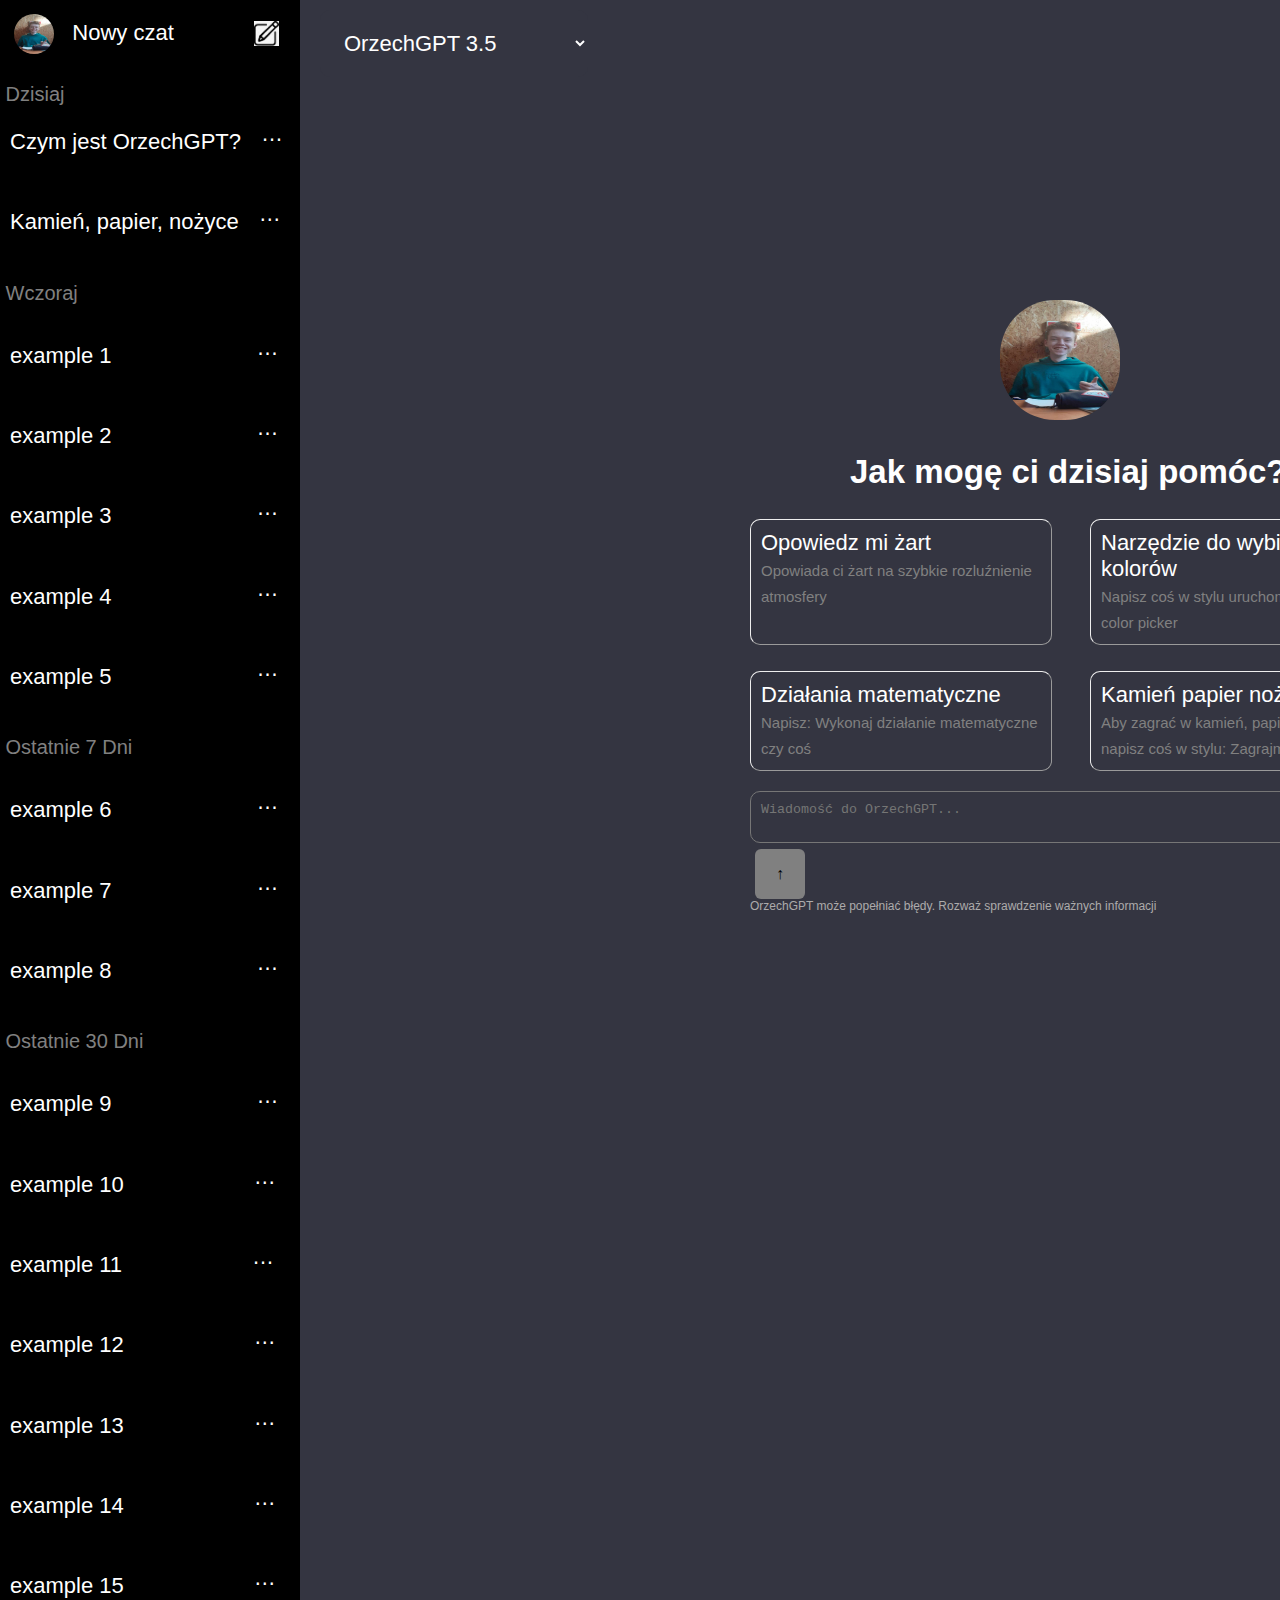
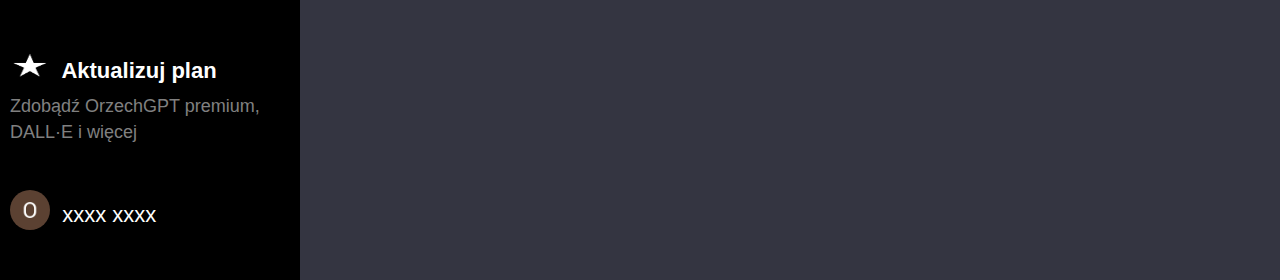
<file: index.html>
<!DOCTYPE html>
<html lang="pl">
<head>
    <meta charset="UTF-8">
    <meta name="viewport" content="width=device-width, initial-scale=1.0">
    <title>OrzechGPT - 3.5</title>
    <link rel="stylesheet" href="style.css" type="text/css">
    <link rel="icon" href="logo.png" type="image/x-icon">
    <script>
        document.addEventListener('DOMContentLoaded', function() {
            var wybranyTryb = localStorage.getItem('wybranyTryb');
            if (wybranyTryb === 'dark') {
                document.body.style.backgroundColor = 'rgba(52,53,65,1)';
                document.body.style.color = '#fff';
            } else if (wybranyTryb === 'light') {
                document.body.style.backgroundColor = '#fff';
                document.body.style.color = 'grey';
                let gptChooseMode = document.getElementsByClassName('gptChoose');
                gptChooseMode.style.backgroundColor = "#fff";
                gptChooseMode.style.color = "#000";
            }
            localStorage.removeItem('wybranyTryb');
        });
    </script>
</head>
<body>

<div class="grid">
    <div class="left-bar">
        <div class="newChat">
            <div onclick="window.location.reload()" class="newChatBorder"><img style="border-radius: 20px; margin-top: 10px; margin-left: 10px;" width="40" height="40" src="logo.png" alt="Orzechgpt Logo"><span> &nbsp; Nowy czat <span style="margin-left: 74px; vertical-align: bottom; background-color: transparent;" title="Nowy czat"><img width="25" height="25" src="newchat.png" alt="New chat icon"></span></span></div>
        </div>
        <div style="margin-bottom: 5px; margin-top: 25px;" class="caption">&nbsp;Dzisiaj</div>
            <span class="today">
                <div onclick="window.open('czymJestOrzechGPT.html', '_parent')">Czym jest OrzechGPT?<span style="vertical-align: super; margin-left: 20px;">…</span></div><br>
                <div onclick="window.open('kpn.html', '_parent')">Kamień, papier, nożyce<span style="vertical-align: super; margin-left: 20px;">…</span></div><br>
            </span>
            <div style="margin-bottom: 20px;" class="caption">&nbsp;Wczoraj</div>
            <span class="yesterday">
                <div>example 1<span style="vertical-align: super; margin-left: 145px;">…</span></div><br>
                <div>example 2<span style="vertical-align: super; margin-left: 145px;">…</span></div><br>
                <div>example 3<span style="vertical-align: super; margin-left: 145px;">…</span></div><br>
                <div>example 4<span style="vertical-align: super; margin-left: 145px;">…</span></div><br>
                <div>example 5<span style="vertical-align: super; margin-left: 145px;">…</span></div><br>
            </span>
            <div style="margin-bottom: 20px;" class="caption">&nbsp;Ostatnie 7 Dni</div>
            <span class="week">
                <div>example 6<span style="vertical-align: super; margin-left: 145px;">…</span></div><br>
                <div>example 7<span style="vertical-align: super; margin-left: 145px;">…</span></div><br>
                <div>example 8<span style="vertical-align: super; margin-left: 145px;">…</span></div><br>
            </span>
            <div style="margin-bottom: 20px;" class="caption">&nbsp;Ostatnie 30 Dni</div>
            <span class="month">
                <div>example 9<span style="vertical-align: super; margin-left: 145px;">…</span></div><br>
                <div>example 10<span style="vertical-align: super; margin-left: 130px;">…</span></div><br>
                <div>example 11<span style="vertical-align: super; margin-left: 130px;">…</span></div><br>
                <div>example 12<span style="vertical-align: super; margin-left: 130px;">…</span></div><br>
                <div>example 13<span style="vertical-align: super; margin-left: 130px;">…</span></div><br>
                <div>example 14<span style="vertical-align: super; margin-left: 130px;">…</span></div><br>
                <div>example 15<span style="vertical-align: super; margin-left: 130px;">…</span></div><br>
                <div onclick="onPremiumButtonClick();"><span style="width: 300px;"><img style="border-radius: 20px;" width="40" height="40" src="star.png" alt="ikona Orzechgpt premium"><b style="vertical-align: super;">&nbsp; Aktualizuj plan</b><br><span style="font-size: 18px; color: grey;">Zdobądź OrzechGPT premium, DALL·E i więcej</span></span></div><br>
                <div onclick="onSettingsButtonClick();"><img style="border-radius: 20px;" width="40" height="40" src="pfp.png" alt="Zdjecie profilowe"><span style="vertical-align: super;">&nbsp; xxxx xxxx</span></div><br>
            </span>
    </div>

    <div class="middle">
        <select class="gptChoose" name="gptChoose" id="gptChoose">
            <option value="orzechgpt">OrzechGPT 3.5</option>
            <option value="orzechgptpremium">OrzechGPT premium</option>
        </select>

        <div class="middle-items">
            <div class="top">
                <img style="margin-top: 300px; margin-left: 250px; border-radius: 55px;" width="120" height="120" src="logo.png" alt="Orzechgpt logo">
                <h2 style="margin-left: 100px;">Jak mogę ci dzisiaj pomóc?</h2>
            </div>
        <div class="examples1and2">
            <div class="example1" onclick="jokeGenerator();"><span style="font-weight: 400;">Opowiedz mi żart</span><br><span style="color: grey; font-size: 15px;">Opowiada ci żart na szybkie rozluźnienie atmosfery</span></div>
            <div class="example2" onclick="colorPickerApp();"><span style="font-weight: 400;">Narzędzie do wybierania kolorów</span><br><span style="color: grey; font-size: 15px;">Napisz coś w stylu uruchom aplikację color picker</span></div>
        </div>
        <br>
            <div class="examples3and4">
                <div class="example3" onclick="mathFunc();"><span style="font-weight: 400;">Działania matematyczne</span><br><span style="color: grey; font-size: 15px;">Napisz: Wykonaj działanie matematyczne czy coś</span></div>
                <div class="example4" onclick="rockPaperScissors();"><span style="font-weight: 400;">Kamień papier nożyce</span><br><span style="color: grey; font-size: 15px;">Aby zagrać w kamień, papier, nożyce, napisz coś w stylu: Zagrajmy w kpn</span></div>
        </div>
    </div>
        <div class="textarea">
            <textarea class="askgpt" name="ask" id="ask" cols="30" rows="1" placeholder="Wiadomość do OrzechGPT..."></textarea><button class="sendButton" onclick="sendMsg();" style="cursor: pointer; margin-left: 5px; width: 50px; height: 50px; vertical-align: super; background-color: grey; border: none; border-radius: 6px; font-size: 16px;">↑</button>
        </div>
        <span style="color: rgb(173, 171, 171); font-size: 12px; vertical-align: top; text-align: center;">OrzechGPT może popełniać błędy. Rozważ sprawdzenie ważnych informacji</span>
        <p class="answer" style="width: 720px;"></p>
        <p class="answer2" style="width: 720px;"></p>
    </div>
</div>

    <script src="script.js"></script>

</body>
</html>
</file>
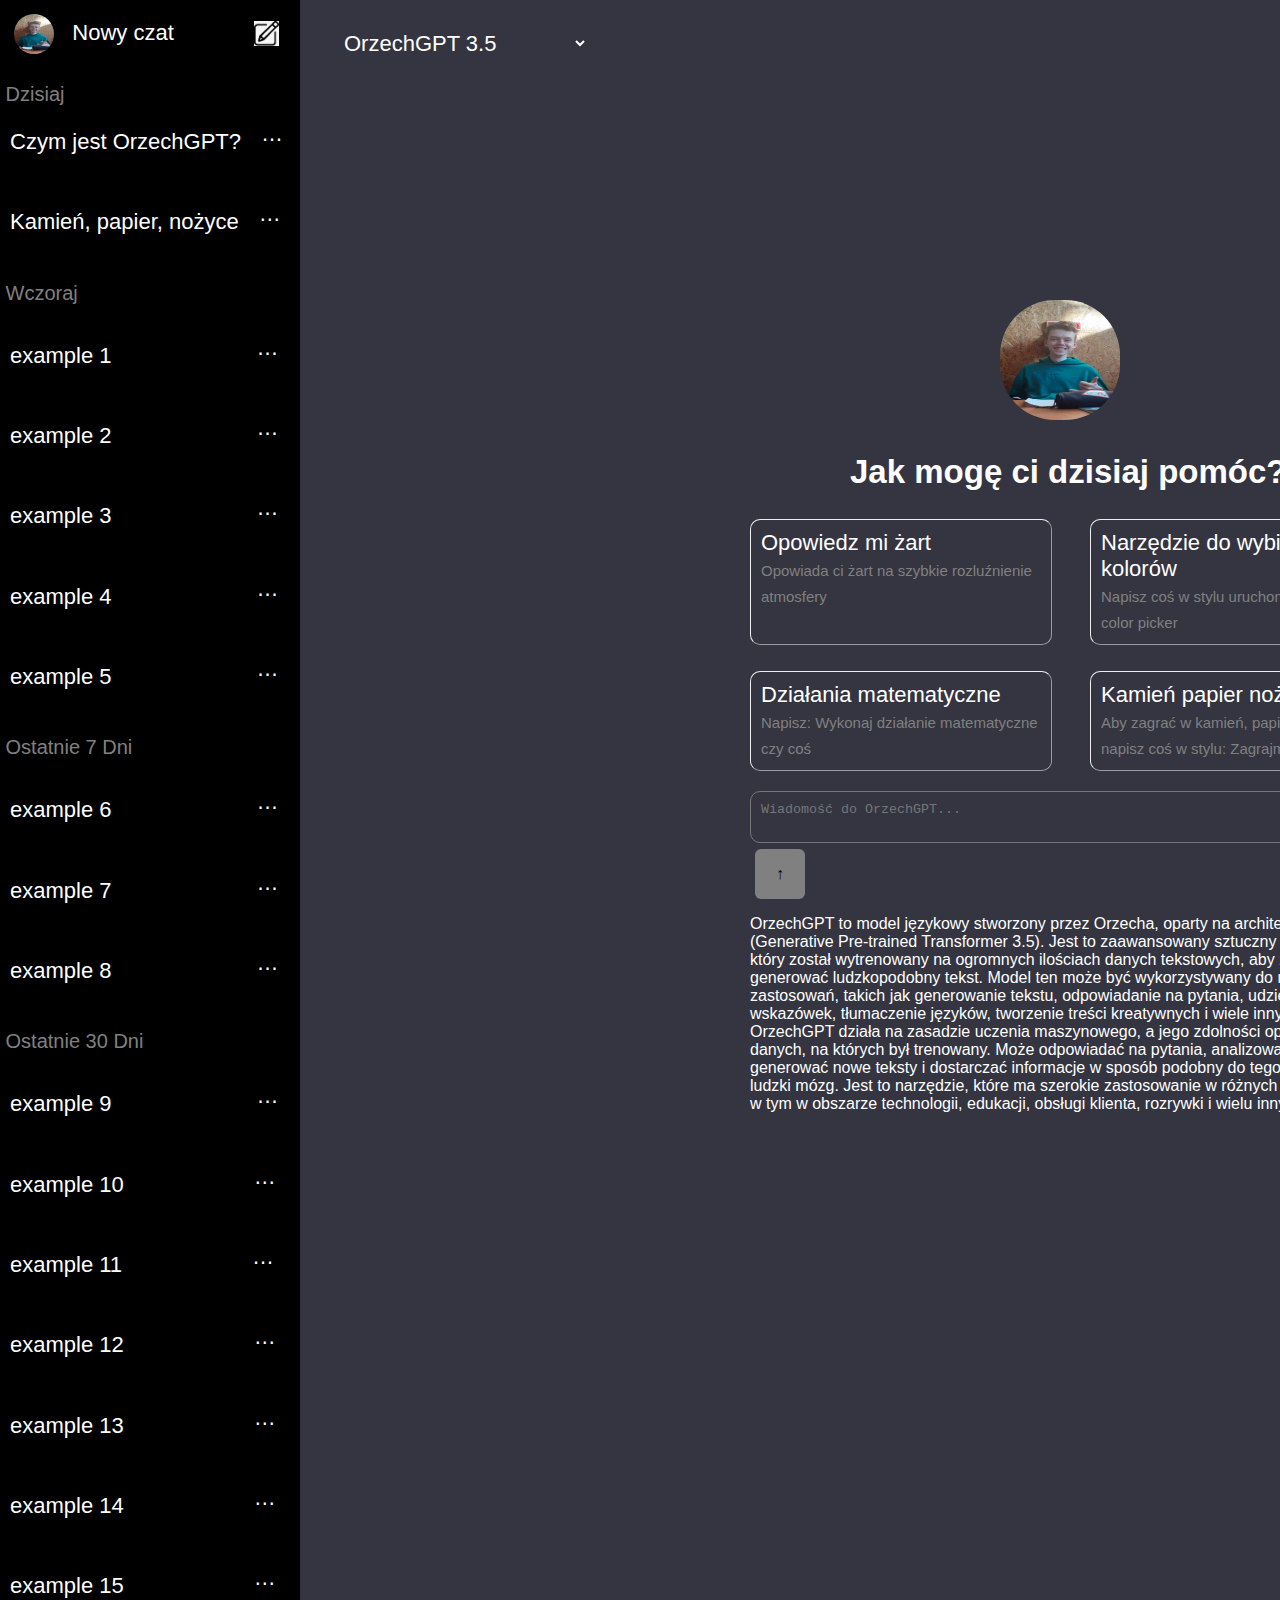
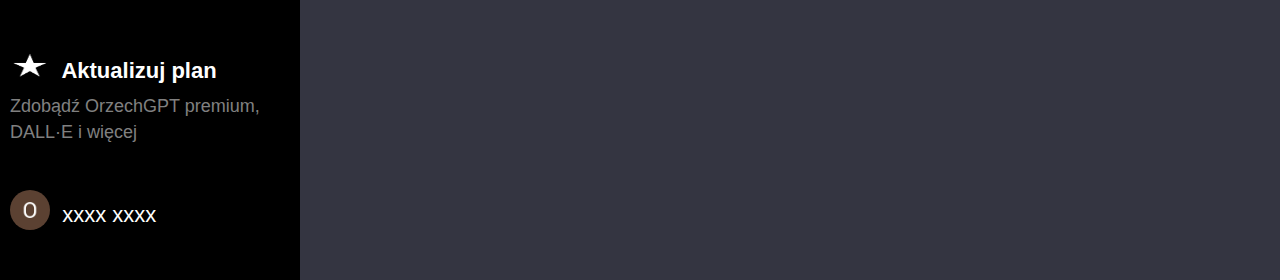
<file: czymJestOrzechGPT.html>
<!DOCTYPE html>
<html lang="pl">
<head>
    <meta charset="UTF-8">
    <meta name="viewport" content="width=device-width, initial-scale=1.0">
    <title>OrzechGPT - Czym jest OrzechGPT</title>
    <link rel="stylesheet" href="style.css" type="text/css">
    <link rel="icon" href="logo.png" type="image/x-icon">
    <script>
        document.addEventListener('DOMContentLoaded', function() {
            var wybranyTryb = localStorage.getItem('wybranyTryb');
            if (wybranyTryb === 'dark') {
                document.body.style.backgroundColor = 'rgba(52,53,65,1)';
                document.body.style.color = '#fff';
            } else if (wybranyTryb === 'light') {
                document.body.style.backgroundColor = '#fff';
                document.body.style.color = 'grey';
                let gptChooseMode = document.getElementsByClassName('gptChoose');
                gptChooseMode.style.backgroundColor = "#fff";
                gptChooseMode.style.color = "#000";
            }
            localStorage.removeItem('wybranyTryb');
        });
    </script>
</head>
<body>

<div class="grid">
    <div class="left-bar">
        <div class="newChat">
            <div onclick="window.open('index.html', '_parent')" class="newChatBorder"><img style="border-radius: 20px; margin-top: 10px; margin-left: 10px;" width="40" height="40" src="logo.png" alt="Orzechgpt Logo"><span> &nbsp; Nowy czat <span style="margin-left: 74px; vertical-align: bottom; background-color: transparent;" title="Nowy czat"><img width="25" height="25" src="newchat.png" alt="New chat icon"></span></span></div>
        </div>
        <div style="margin-bottom: 5px; margin-top: 25px;" class="caption">&nbsp;Dzisiaj</div>
            <span class="today">
                <div onclick="window.open('czymJestOrzechGPT.html', '_parent')">Czym jest OrzechGPT?<span style="vertical-align: super; margin-left: 20px;">…</span></div><br>
                <div onclick="window.open('kpn.html', '_parent')">Kamień, papier, nożyce<span style="vertical-align: super; margin-left: 20px;">…</span></div><br>
            </span>
            <div style="margin-bottom: 20px;" class="caption">&nbsp;Wczoraj</div>
            <span class="yesterday">
                <div>example 1<span style="vertical-align: super; margin-left: 145px;">…</span></div><br>
                <div>example 2<span style="vertical-align: super; margin-left: 145px;">…</span></div><br>
                <div>example 3<span style="vertical-align: super; margin-left: 145px;">…</span></div><br>
                <div>example 4<span style="vertical-align: super; margin-left: 145px;">…</span></div><br>
                <div>example 5<span style="vertical-align: super; margin-left: 145px;">…</span></div><br>
            </span>
            <div style="margin-bottom: 20px;" class="caption">&nbsp;Ostatnie 7 Dni</div>
            <span class="week">
                <div>example 6<span style="vertical-align: super; margin-left: 145px;">…</span></div><br>
                <div>example 7<span style="vertical-align: super; margin-left: 145px;">…</span></div><br>
                <div>example 8<span style="vertical-align: super; margin-left: 145px;">…</span></div><br>
            </span>
            <div style="margin-bottom: 20px;" class="caption">&nbsp;Ostatnie 30 Dni</div>
            <span class="month">
                <div>example 9<span style="vertical-align: super; margin-left: 145px;">…</span></div><br>
                <div>example 10<span style="vertical-align: super; margin-left: 130px;">…</span></div><br>
                <div>example 11<span style="vertical-align: super; margin-left: 130px;">…</span></div><br>
                <div>example 12<span style="vertical-align: super; margin-left: 130px;">…</span></div><br>
                <div>example 13<span style="vertical-align: super; margin-left: 130px;">…</span></div><br>
                <div>example 14<span style="vertical-align: super; margin-left: 130px;">…</span></div><br>
                <div>example 15<span style="vertical-align: super; margin-left: 130px;">…</span></div><br>
                <div onclick="onPremiumButtonClick();"><span style="width: 300px;"><img style="border-radius: 20px;" width="40" height="40" src="star.png" alt="ikona Orzechgpt premium"><b style="vertical-align: super;">&nbsp; Aktualizuj plan</b><br><span style="font-size: 18px; color: grey;">Zdobądź OrzechGPT premium, DALL·E i więcej</span></span></div><br>
                <div onclick="onSettingsButtonClick();"><img style="border-radius: 20px;" width="40" height="40" src="pfp.png" alt="Zdjecie profilowe"><span style="vertical-align: super;">&nbsp; xxxx xxxx</span></div><br>
            </span>
    </div>

    <div class="middle">
        <select class="gptChoose" name="gptChoose" id="gptChoose">
            <option value="orzechgpt">OrzechGPT 3.5</option>
            <option value="orzechgptpremium">OrzechGPT premium</option>
        </select>

        <div class="middle-items">
            <div class="top">
                <img style="margin-top: 300px; margin-left: 250px; border-radius: 55px;" width="120" height="120" src="logo.png" alt="Orzechgpt logo">
                <h2 style="margin-left: 100px;">Jak mogę ci dzisiaj pomóc?</h2>
            </div>
        <div class="examples1and2">
            <div class="example1" onclick="jokeGenerator();"><span style="font-weight: 400;">Opowiedz mi żart</span><br><span style="color: grey; font-size: 15px;">Opowiada ci żart na szybkie rozluźnienie atmosfery</span></div>
            <div class="example2" onclick="colorPickerApp();"><span style="font-weight: 400;">Narzędzie do wybierania kolorów</span><br><span style="color: grey; font-size: 15px;">Napisz coś w stylu uruchom aplikację color picker</span></div>
        </div>
        <br>
            <div class="examples3and4">
                <div class="example3" onclick="mathFunc();"><span style="font-weight: 400;">Działania matematyczne</span><br><span style="color: grey; font-size: 15px;">Napisz: Wykonaj działanie matematyczne czy coś</span></div>
                <div class="example4" onclick="rockPaperScissors();"><span style="font-weight: 400;">Kamień papier nożyce</span><br><span style="color: grey; font-size: 15px;">Aby zagrać w kamień, papier, nożyce, napisz coś w stylu: Zagrajmy w kpn</span></div>
        </div>
    </div>
        <div class="textarea">
            <textarea class="askgpt" name="ask" id="ask" cols="30" rows="1" placeholder="Wiadomość do OrzechGPT..."></textarea><button class="sendButton" onclick="sendMsg();" style="cursor: pointer; margin-left: 5px; width: 50px; height: 50px; vertical-align: super; background-color: grey; border: none; border-radius: 6px; font-size: 16px;">↑</button>
            <p style="font-size: 16px;">OrzechGPT to model językowy stworzony przez Orzecha, oparty na architekturze GPT-3.5<br>(Generative Pre-trained Transformer 3.5). Jest to zaawansowany sztuczny intelekt,<br>
            który został wytrenowany na ogromnych ilościach danych tekstowych, aby zrozumieć i<br>generować ludzkopodobny tekst. Model ten może być wykorzystywany do różnych<br>
            zastosowań, takich jak generowanie tekstu, odpowiadanie na pytania, udzielanie<br>wskazówek, tłumaczenie języków, tworzenie treści kreatywnych i wiele innych.<br>
            OrzechGPT działa na zasadzie uczenia maszynowego, a jego zdolności opierają się na<br>danych, na których był trenowany. Może odpowiadać na pytania, analizować kontekst,<br>generować nowe teksty i dostarczać informacje w sposób podobny do tego, jak działa<br>ludzki mózg. Jest to narzędzie, które ma szerokie zastosowanie w różnych dziedzinach,<br>w tym w obszarze technologii, edukacji, obsługi klienta, rozrywki i wielu innych.
            </p>
        </div>
        <p class="answer" style="width: 720px;"></p>
        <p class="answer2" style="width: 720px;"></p>
    </div>
</div>

    <script src="script.js"></script>

</body>
</html>
</file>
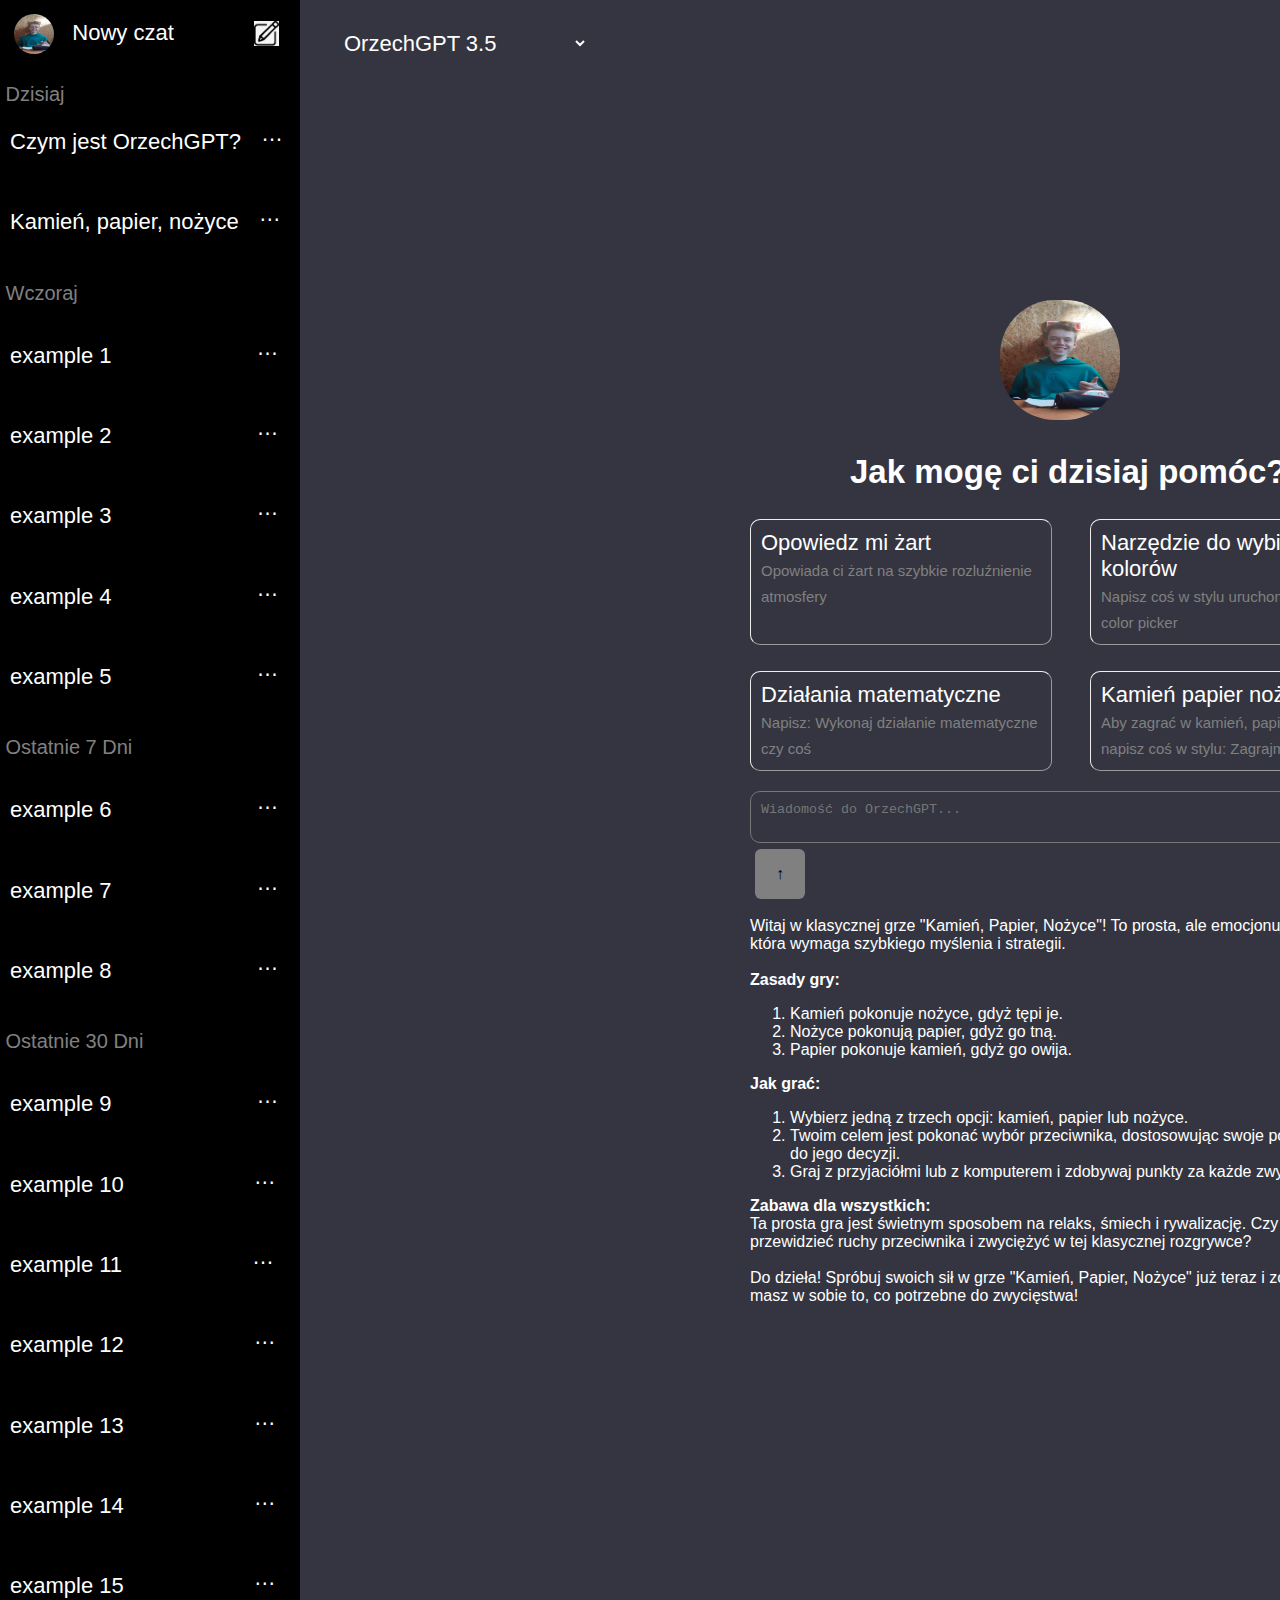
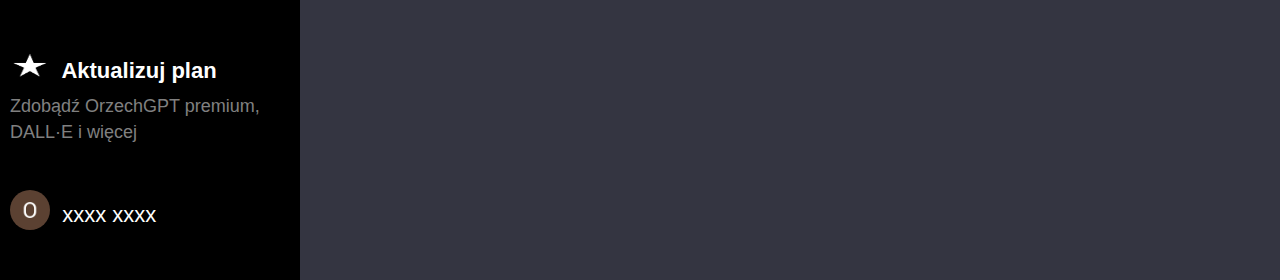
<file: kpn.html>
<!DOCTYPE html>
<html lang="pl">
<head>
    <meta charset="UTF-8">
    <meta name="viewport" content="width=device-width, initial-scale=1.0">
    <title>OrzechGPT - Kamień papier nożyce</title>
    <link rel="stylesheet" href="style.css" type="text/css">
    <link rel="icon" href="logo.png" type="image/x-icon">
    <script>
        document.addEventListener('DOMContentLoaded', function() {
            var wybranyTryb = localStorage.getItem('wybranyTryb');
            if (wybranyTryb === 'dark') {
                document.body.style.backgroundColor = 'rgba(52,53,65,1)';
                document.body.style.color = '#fff';
            } else if (wybranyTryb === 'light') {
                document.body.style.backgroundColor = '#fff';
                document.body.style.color = 'grey';
                let gptChooseMode = document.getElementsByClassName('gptChoose');
                gptChooseMode.style.backgroundColor = "#fff";
                gptChooseMode.style.color = "#000";
            }
            localStorage.removeItem('wybranyTryb');
        });
    </script>
</head>
<body>

<div class="grid">
    <div class="left-bar">
        <div class="newChat">
            <div onclick="window.open('index.html', '_parent')" class="newChatBorder"><img style="border-radius: 20px; margin-top: 10px; margin-left: 10px;" width="40" height="40" src="logo.png" alt="Orzechgpt Logo"><span> &nbsp; Nowy czat <span style="margin-left: 74px; vertical-align: bottom; background-color: transparent;" title="Nowy czat"><img width="25" height="25" src="newchat.png" alt="New chat icon"></span></span></div>
        </div>
        <div style="margin-bottom: 5px; margin-top: 25px;" class="caption">&nbsp;Dzisiaj</div>
            <span class="today">
                <div onclick="window.open('czymJestOrzechGPT.html', '_parent')">Czym jest OrzechGPT?<span style="vertical-align: super; margin-left: 20px;">…</span></div><br>
                <div>Kamień, papier, nożyce<span style="vertical-align: super; margin-left: 20px;">…</span></div><br>
            </span>
            <div style="margin-bottom: 20px;" class="caption">&nbsp;Wczoraj</div>
            <span class="yesterday">
                <div>example 1<span style="vertical-align: super; margin-left: 145px;">…</span></div><br>
                <div>example 2<span style="vertical-align: super; margin-left: 145px;">…</span></div><br>
                <div>example 3<span style="vertical-align: super; margin-left: 145px;">…</span></div><br>
                <div>example 4<span style="vertical-align: super; margin-left: 145px;">…</span></div><br>
                <div>example 5<span style="vertical-align: super; margin-left: 145px;">…</span></div><br>
            </span>
            <div style="margin-bottom: 20px;" class="caption">&nbsp;Ostatnie 7 Dni</div>
            <span class="week">
                <div>example 6<span style="vertical-align: super; margin-left: 145px;">…</span></div><br>
                <div>example 7<span style="vertical-align: super; margin-left: 145px;">…</span></div><br>
                <div>example 8<span style="vertical-align: super; margin-left: 145px;">…</span></div><br>
            </span>
            <div style="margin-bottom: 20px;" class="caption">&nbsp;Ostatnie 30 Dni</div>
            <span class="month">
                <div>example 9<span style="vertical-align: super; margin-left: 145px;">…</span></div><br>
                <div>example 10<span style="vertical-align: super; margin-left: 130px;">…</span></div><br>
                <div>example 11<span style="vertical-align: super; margin-left: 130px;">…</span></div><br>
                <div>example 12<span style="vertical-align: super; margin-left: 130px;">…</span></div><br>
                <div>example 13<span style="vertical-align: super; margin-left: 130px;">…</span></div><br>
                <div>example 14<span style="vertical-align: super; margin-left: 130px;">…</span></div><br>
                <div>example 15<span style="vertical-align: super; margin-left: 130px;">…</span></div><br>
                <div onclick="onPremiumButtonClick();"><span style="width: 300px;"><img style="border-radius: 20px;" width="40" height="40" src="star.png" alt="ikona Orzechgpt premium"><b style="vertical-align: super;">&nbsp; Aktualizuj plan</b><br><span style="font-size: 18px; color: grey;">Zdobądź OrzechGPT premium, DALL·E i więcej</span></span></div><br>
                <div onclick="onSettingsButtonClick();"><img style="border-radius: 20px;" width="40" height="40" src="pfp.png" alt="Zdjecie profilowe"><span style="vertical-align: super;">&nbsp; xxxx xxxx</span></div><br>
            </span>
    </div>

    <div class="middle">
        <select class="gptChoose" name="gptChoose" id="gptChoose">
            <option value="orzechgpt">OrzechGPT 3.5</option>
            <option value="orzechgptpremium">OrzechGPT premium</option>
        </select>

        <div class="middle-items">
            <div class="top">
                <img style="margin-top: 300px; margin-left: 250px; border-radius: 55px;" width="120" height="120" src="logo.png" alt="Orzechgpt logo">
                <h2 style="margin-left: 100px;">Jak mogę ci dzisiaj pomóc?</h2>
            </div>
        <div class="examples1and2">
            <div class="example1" onclick="jokeGenerator();"><span style="font-weight: 400;">Opowiedz mi żart</span><br><span style="color: grey; font-size: 15px;">Opowiada ci żart na szybkie rozluźnienie atmosfery</span></div>
            <div class="example2" onclick="colorPickerApp();"><span style="font-weight: 400;">Narzędzie do wybierania kolorów</span><br><span style="color: grey; font-size: 15px;">Napisz coś w stylu uruchom aplikację color picker</span></div>
        </div>
        <br>
            <div class="examples3and4">
                <div class="example3" onclick="mathFunc();"><span style="font-weight: 400;">Działania matematyczne</span><br><span style="color: grey; font-size: 15px;">Napisz: Wykonaj działanie matematyczne czy coś</span></div>
                <div class="example4" onclick="rockPaperScissors();"><span style="font-weight: 400;">Kamień papier nożyce</span><br><span style="color: grey; font-size: 15px;">Aby zagrać w kamień, papier, nożyce, napisz coś w stylu: Zagrajmy w kpn</span></div>
        </div>
    </div>
        <div class="textarea">
            <textarea class="askgpt" name="ask" id="ask" cols="30" rows="1" placeholder="Wiadomość do OrzechGPT..."></textarea><button class="sendButton" onclick="sendMsg();" style="cursor: pointer; margin-left: 5px; width: 50px; height: 50px; vertical-align: super; background-color: grey; border: none; border-radius: 6px; font-size: 16px;">↑</button>
            <div style="font-size: 16px; width: 610px;">
                <br>
                Witaj w klasycznej grze "Kamień, Papier, Nożyce"! To prosta, ale emocjonująca gra,<br>która wymaga szybkiego myślenia i strategii.
                <br><br>
                <b>Zasady gry:</b>
                <ol>
                    <li>Kamień pokonuje nożyce, gdyż tępi je.</li>
                    <li>Nożyce pokonują papier, gdyż go tną.</li>
                    <li>Papier pokonuje kamień, gdyż go owija.</li>
                </ol>
                <b>Jak grać:</b>
                <ol>
                    <li>Wybierz jedną z trzech opcji: kamień, papier lub nożyce.</li>
                    <li>Twoim celem jest pokonać wybór przeciwnika, dostosowując swoje posunięcie do jego decyzji.</li>
                    <li>Graj z przyjaciółmi lub z komputerem i zdobywaj punkty za każde zwycięstwo.</li>
                </ol>
                
                <b>Zabawa dla wszystkich:</b><br>
                Ta prosta gra jest świetnym sposobem na relaks, śmiech i rywalizację. Czy potrafisz przewidzieć ruchy przeciwnika i zwyciężyć w tej klasycznej rozgrywce?
                <br><br>
                Do dzieła! Spróbuj swoich sił w grze "Kamień, Papier, Nożyce" już teraz i zobacz, czy masz w sobie to, co potrzebne do zwycięstwa!
            </div>
        </div>
        <p class="answer" style="width: 720px;"></p>
        <p class="answer2" style="width: 720px;"></p>
    </div>
</div>

    <script src="script.js"></script>

</body>
</html>
</file>
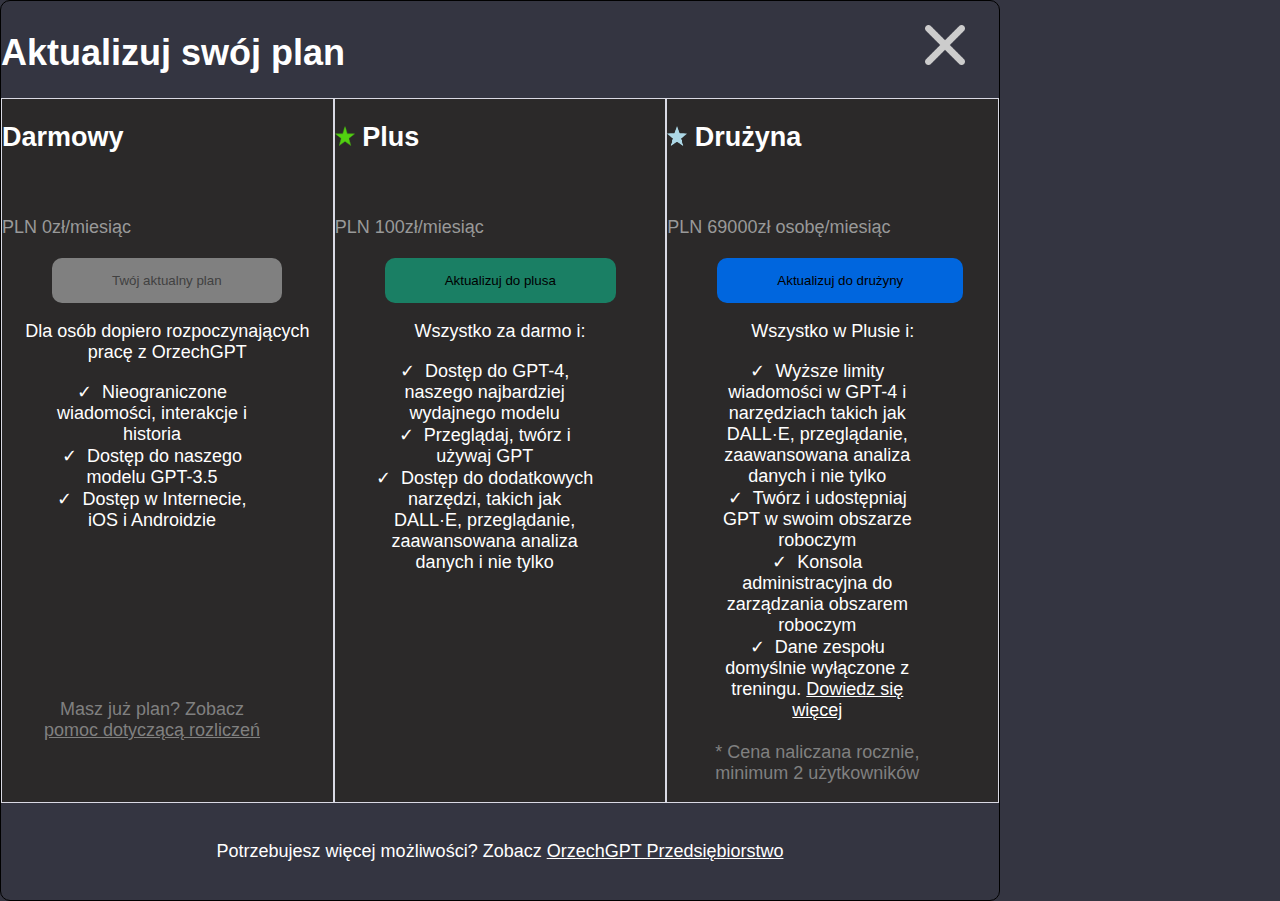
<file: orzechgptPremium.html>
<!DOCTYPE html>
<html lang="pl">
<head>
    <meta charset="UTF-8">
    <meta name="viewport" content="width=device-width, initial-scale=1.0">
    <title>OrzechGPT - premium</title>
    <link rel="icon" href="star.png" type="image/x-icon">
    <style>
    body {
        margin: 0;
        padding: 0;
        font-size: 18px;
        box-sizing: border-box;
        font-family: Arial, Helvetica, sans-serif;
        color: white;
        background-color: rgba(52,53,65,1);
        border: 1px solid #000;
        border-radius: 10px;
        max-width: 1000px;
    }
    .plans {
        display: grid;
        grid-template-columns: 1fr 1fr 1fr;
        background-color: rgb(43, 41, 41);
        margin-left: auto;
        margin-right: auto;
    }
    .free{
        border: 1px solid rgb(217, 217, 227);
    }
    .plus{
        border: 1px solid rgb(217, 217, 227);
    }
    .team{
        border: 1px solid rgb(217, 217, 227);
    }
    .plan-desc {
        color: rgb(153, 153, 153);
    }
    button {
        padding: 15px 60px;
        border-radius: 10px;
        border: none;
        margin-left: 50px;
    }
    ul {
        list-style-type: none;
        text-align: center;
    }
    ul li {
        width: 220px;
    }
    p {
        text-align: center;
    }
    </style>
</head>
<body>
    <h1>Aktualizuj swój plan <img onclick="window.close()" style="background-color: transparent; margin-left: 570px; cursor: pointer;" width="40px" height="40px" src="x.png" alt="przycisk wyjścia"></h1>
    <div class="plans">
        <div class="free"><b class="planName"><h2>Darmowy</h2></b><br><br><span class="plan-desc">PLN 0zł/miesiąc</span><br><span><button style="margin-top: 20px; background-color: grey; color: rgb(65, 65, 65); cursor: not-allowed;">Twój aktualny plan</button></span>
            <p>Dla osób dopiero rozpoczynających pracę z OrzechGPT</p>
            <ul>
                <li>✓ &nbsp;Nieograniczone wiadomości, interakcje i historia</li>
                <li>✓ &nbsp;Dostęp do naszego modelu GPT-3.5</li>
                <li>✓ &nbsp;Dostęp w Internecie, iOS i Androidzie<br><br><span style="color: grey; "><br><br><br><br><br><br><br> Masz już plan? Zobacz <u style="cursor: pointer;">pomoc dotyczącą rozliczeń</u></span></li>
            </ul>
        </div>
        <div class="plus"><b class="planName"><h2><img style="background-color: transparent;" width="20" height="20" src="plus.png" alt="gpt plus logo"> Plus</h2></b><br><br><span class="plan-desc">PLN 100zł/miesiąc</span><br><span><button style="margin-top: 20px; background-color: rgb(26, 127, 100); cursor: pointer;">Aktualizuj do plusa</button></span>
            <p>Wszystko za darmo i:</p>
            <ul>
                <li>✓ &nbsp;Dostęp do GPT-4, naszego najbardziej wydajnego modelu</li>
                <li>✓ &nbsp;Przeglądaj, twórz i używaj GPT</li>
                <li>✓ &nbsp;Dostęp do dodatkowych narzędzi, takich jak DALL·E, przeglądanie, zaawansowana analiza danych i nie tylko</li>
            </ul>
        </div>
        <div class="team"><b class="planName"><h2><img style="background-color: transparent;" width="20" height="20" src="team.png" alt="gpt plus logo"> Drużyna</h2></b><br><br><span class="plan-desc">PLN 69000zł osobę/miesiąc</span><br><span><button style="margin-top: 20px; background-color: rgb(0, 102, 222); cursor: pointer;">Aktualizuj do drużyny</button></span>
            <p>Wszystko w Plusie i:</p>
            <ul>
                <li>✓ &nbsp;Wyższe limity wiadomości w GPT-4 i narzędziach takich jak DALL·E, przeglądanie, zaawansowana analiza danych i nie tylko</li>
                <li>✓ &nbsp;Twórz i udostępniaj GPT w swoim obszarze roboczym</li>
                <li>✓ &nbsp;Konsola administracyjna do zarządzania obszarem roboczym</li>
                <li>✓ &nbsp;Dane zespołu domyślnie wyłączone z treningu. <u style="cursor: pointer;">Dowiedz się więcej</u><br><br><span style="color: grey;">* Cena naliczana rocznie, minimum 2 użytkowników</span></li>
            </ul>
        </div>
    </div>
    <footer style="padding-top: 20px; padding-bottom: 20px; text-align: center;">
        <p>Potrzebujesz więcej możliwości? Zobacz <u style="cursor: pointer;">OrzechGPT Przedsiębiorstwo</u></p>
    </footer>
</body>
</html>
</file>
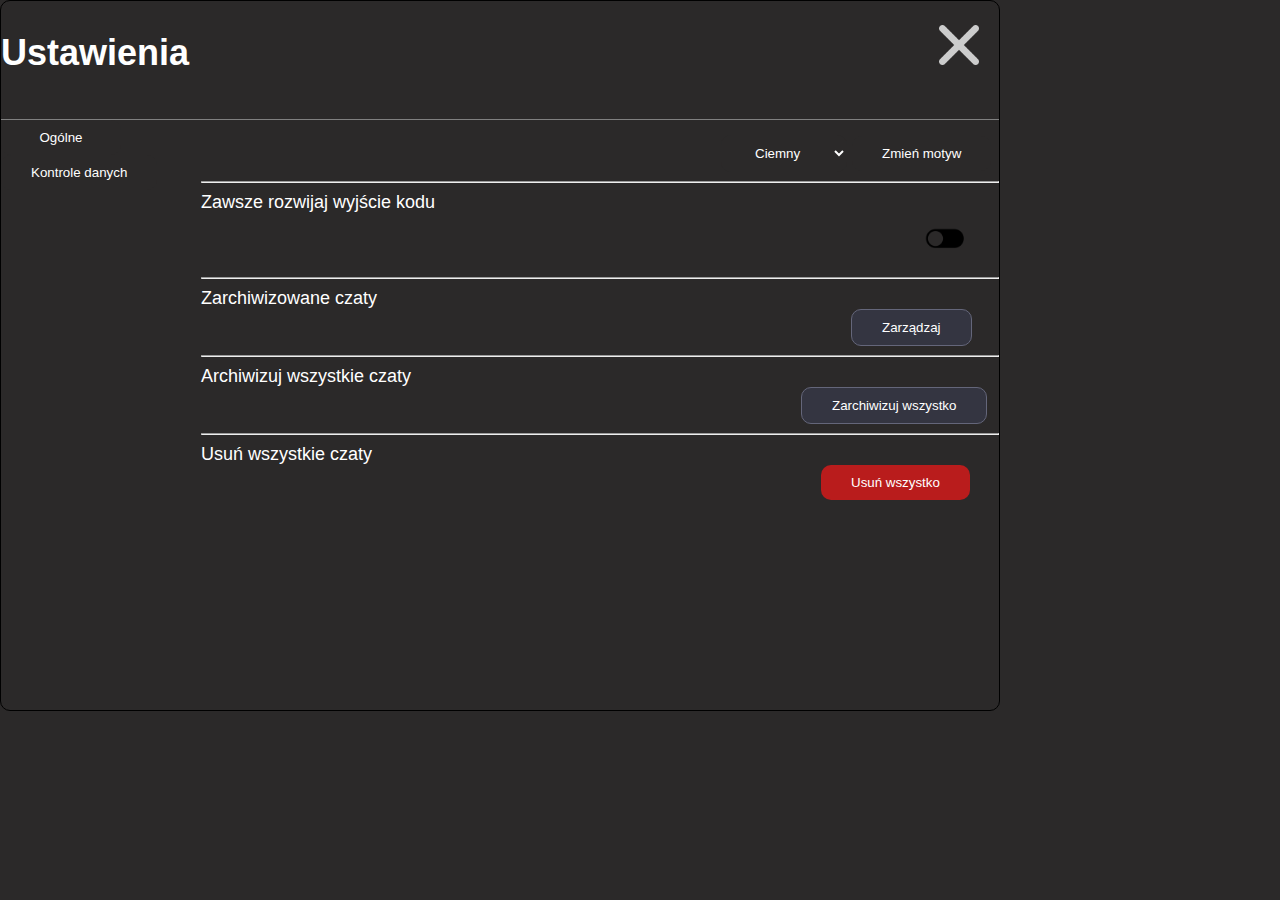
<file: settings.html>
<!DOCTYPE html>
<html lang="pl">
<head>
    <meta charset="UTF-8">
    <meta name="viewport" content="width=device-width, initial-scale=1.0">
    <title>OrzechGPT - settings</title>
    <link rel="icon" href="settings.png" type="image/x-icon">
    <style>
        body {
        margin: 0;
        padding: 0;
        font-size: 18px;
        box-sizing: border-box;
        font-family: Arial, Helvetica, sans-serif;
        background-color: rgb(43, 41, 41);
        border: 1px solid #000;
        border-radius: 10px;
        max-width: 1000px;
        color: white;
        }
        .top {
            border-bottom: 1px solid grey;
        }
        button {
            padding: 10px 30px;
            min-width: 120px;
            background-color: rgb(43, 41, 41);
            border: none;
            border-radius: 10px;
            color: white;
        }
        button:hover {
            background-color: rgba(52,53,65,1);
            filter: brightness(150%);
        }
        .middle {
            margin-left: 200px;
            margin-top: -55px;
        }
        #trybWyboru {
            padding: 10px 30px;
            min-width: 120px;
            background-color: rgb(43, 41, 41);
            border: none;
            border-radius: 10px;
            color: white;
        }
        #trybWyboru:hover {
            background-color: rgba(52,53,65,1);
            filter: brightness(150%);
        }

        @media (min-width: 320px) and (max-width: 600px) {
        .grid {
        display: grid;
        grid-template-columns: 1fr 1fr;
    }
}

    </style>
</head>
<body>
    <div class="top">
        <h1>Ustawienia <img onclick="powrotDoPoprzedniejStrony()" style="background-color: transparent; margin-left: 740px; cursor: pointer;" width="40px" height="40px" src="x.png" alt="przycisk wyjścia"></h1>
        <script>
            document.getElementById('powrotButton').addEventListener('click', function() {
            powrotDoPoprzedniejStrony();
    });

    function powrotDoPoprzedniejStrony() {
        window.history.back();
    }
        </script>
        <br>
    </div>
    <div class="left-bar">
        <button style="cursor: pointer;" onclick="generalCategory();">Ogólne</button>
        <br>
        <button style="cursor: pointer;" onclick="controlCategory();">Kontrole danych</button>
    </div>
    <div class="middle">
        <div class="category">
            <select style="margin-left: 520px; cursor: pointer;" id="trybWyboru">
                <option value="dark">Ciemny</option>
                <option value="light">Jasny</option>
            </select>
            <button style="cursor: pointer;" id="zmienTrybBtn">Zmień motyw</button>
            <hr>
            <span><span style="text-align: center;">Zawsze rozwijaj wyjście kodu</span><img style="background-color: transparent; filter: brightness(200%); margin-left: 720px; cursor: pointer;" width="50" height="50" src="switch.png" alt="Switch"></span>
            <hr>
            <span>Zarchiwizowane czaty <span style="margin-left: 650px;"><button style="cursor: pointer; border: 1px solid rgb(100, 102, 122); background-color: rgba(52,53,65,1);" onclick="alert('Zarchiwizowane czaty: \nNie masz żadnych zarchiwizowanych rozmów.')">Zarządzaj</button></span></span>
            <hr>
            <span>Archiwizuj wszystkie czaty <span style="margin-left: 600px;"><button style="cursor: pointer; border: 1px solid rgb(100, 102, 122); background-color: rgba(52,53,65,1);" onclick="prompt('Zarchiwizuj historię czatów – czy na pewno? \nAnuluj / Potwierdź archiwum')">Zarchiwizuj wszystko</button></span></span>
            <hr>
            <span>Usuń wszystkie czaty <span style="margin-left: 620px;"><button style="cursor: pointer; border: none; background-color: rgb(185, 28, 28);" onclick="prompt('Wyczyść historię czatów – jesteś pewien? \nAnuluj / Potwierdź usunięcie')">Usuń wszystko</button></span></span>
        </div>

        <script>
        document.getElementById('zmienTrybBtn').addEventListener('click', function() {
                var trybWyboru = document.getElementById('trybWyboru').value;
                localStorage.setItem('wybranyTryb', trybWyboru);
                window.location.href = 'index.html';
            });
        
            document.addEventListener('click', function(event) {
                if (event.target.id === 'zmienTrybBtn') {
                    var trybWyboru = document.getElementById('trybWyboru').value;
                    localStorage.setItem('wybranyTryb', trybWyboru);

                    document.getElementById('zmienTrybBtn').addEventListener('click', function() {
            var trybWyboru = document.getElementById('trybWyboru').value;
            localStorage.setItem('wybranyTryb', trybWyboru);
            window.location.href = 'index.html';
        });
                }
            });
        
            function generalCategory() {
                let getCategory = document.querySelector('.category');
                getCategory.innerHTML = '<select style="margin-left: 520px;" id="trybWyboru"><option value="dark">Ciemny</option><option value="light">Jasny</option></select><button id="zmienTrybBtn">Zmień motyw</button><hr><span><span style="text-align: center;">Zawsze rozwijaj wyjście kodu</span><img style="background-color: transparent; filter: brightness(200%); margin-left: 720px; cursor: pointer;" width="50" height="50" src="switch.png" alt="Switch"></span><hr><span>Zarchiwizowane czaty <span style="margin-left: 650px;"><button style="cursor: pointer; border: 1px solid rgb(100, 102, 122); background-color: rgba(52,53,65,1);" onclick="alert(\'Zarchiwizowane czaty: \\nNie masz żadnych zarchiwizowanych rozmów.\')">Zarządzaj</button></span></span><hr><span>Archiwizuj wszystkie czaty <span style="margin-left: 600px;"><button style="cursor: pointer; border: 1px solid rgb(100, 102, 122); background-color: rgba(52,53,65,1);" onclick="prompt(\'Zarchiwizuj historię czatów – czy na pewno? \\nAnuluj / Potwierdź archiwum\')">Zarchiwizuj wszystko</button></span></span><hr><span>Usuń wszystkie czaty <span style="margin-left: 620px;"><button style="cursor: pointer; border: none; background-color: rgb(185, 28, 28);" onclick="prompt(\'Wyczyść historię czatów – jesteś pewien? \\nAnuluj / Potwierdź usunięcie\')">Usuń wszystko</button></span></span>';
            }
        
            function controlCategory() {
                let getCategory = document.querySelector('.category');
                getCategory.innerHTML = '<div class="category2"><span>Historia czatów i szkolenia <img style="background-color: transparent; filter: brightness(200%); margin-left: 720px;" width="50 cursor: pointer;" height="50" src="switch.png" alt="Switch"><br><span style="font-size: 12px; color: grey;">Zapisuj nowe czaty w tej przeglądarce w swojej historii i pozwalaj na ich wykorzystanie do ulepszania naszych modeli. Niezapisane czaty zostaną usunięte z naszych systemów w ciągu 30 dni. To ustawienie nie jest synchronizowane między przeglądarkami ani urządzeniami. <u>Dowiedz się więcej</u></span></span><hr><span>Udostępnione linki <span style="margin-left: 650px;"><button style="cursor: pointer; border: 1px solid rgb(100, 102, 122); background-color: rgba(52,53,65,1);" onclick="alert("")">Zarządzaj</button></span></span><hr><span>Eksportuj dane <span style="margin-left: 650px;"><button style="cursor: pointer; border: 1px solid rgb(100, 102, 122); background-color: rgba(52,53,65,1);" onclick="alert("")">Eksportuj</button></span></span><hr><span>Usuń konto <span style="margin-left: 650px;"><button style="cursor: pointer; border: none; background-color: rgb(185, 28, 28);" onclick="alert("")">Usuń</button></span></span></div>';
            }
        </script>
    <br><br><br><br><br><br><br><br><br><br>
    
</body>
</html>
</file>
<file: style.css>
body {
    margin: 0;
    padding: 0;
    font-size: 22px;
    box-sizing: border-box;
    font-family: Arial, Helvetica, sans-serif;
    color: white;
    background-color: rgba(52,53,65,1);
}
.left-bar {
    background-color: #000;
    width: 300px;
    height: 1880px;
}
.newChat img {
    vertical-align: bottom;
}
.newChat span {
    vertical-align: super;
}
.newChatBorder {
    width: 292px;
    padding: 4px;
    cursor: pointer;
    background-color: #000;
}
.newChatBorder:hover {
    border: none;
    border-radius: 10px;
    background-color: rgba(255, 255, 255, 0.3);
}
.today div {
    border: none;
    border-radius: 10px;
    padding: 10px;
    cursor: pointer;
}
.today div:hover {
    background-color: rgba(255, 255, 255, 0.3);
}
.caption {
    margin-top: 10px;
    margin-bottom: 10px;
    color: grey;
    font-size: 20px;
}
.yesterday div {
    border: none;
    border-radius: 10px;
    padding: 10px;
    cursor: pointer;
}
.yesterday div:hover {
    background-color: rgba(255, 255, 255, 0.3);
}
.week div {
    border: none;
    border-radius: 10px;
    padding: 10px;
    cursor: pointer;
}
.week div:hover {
    background-color: rgba(255, 255, 255, 0.3);
}
.month div {
    border: none;
    border-radius: 10px;
    padding: 10px;
    cursor: pointer;
}
.month div:hover {
    background-color: rgba(255, 255, 255, 0.3);
}
.middle {
    margin-left: 700px;
    margin-top: 0;
}
.gptChoose {
    position: absolute;
    left: 320px;
    top: 10px;
}
select {
    padding: 20px;
    border-radius: 10px;
    font-size: 22px;
    border: none;
    background-color: rgba(52,53,65,1);
    color: white;
    cursor: pointer;
}
select:hover {
    background-color: rgba(42,43,55,1);
}
.examples1and2 {
    display: grid;
    grid-template-columns: 340px 340px;
}
.example1 {
    border: 1px outset;
    padding: 10px;
    border-radius: 10px;
    width: 280px;
    cursor: pointer;
}
.example2 {
    border: 1px outset;
    padding: 10px;
    border-radius: 10px;
    width: 280px;
    cursor: pointer;
}
.examples3and4 {
    display: grid;
    grid-template-columns: 340px 340px;
}
.example3 {
    border: 1px outset;
    padding: 10px;
    border-radius: 10px;
    width: 280px;
    cursor: pointer;
}
.example4 {
    border: 1px outset;
    padding: 10px;
    border-radius: 10px;
    width: 280px;
    cursor: pointer;
}
textarea {
    margin-top: 20px;
    height: 30px;
    width: 655px;
    background-color: rgba(52,53,65,1);
    border-radius: 10px;
    padding: 10px;
}
@media (min-width: 320px) and (max-width: 600px) {
    .grid {
        display: grid;
        grid-template-columns: 5px 1fr;
    }
}
@media (min-width: 601px) {
    .grid {
        display: grid;
        grid-template-columns: 50px 1fr;
    }
}
</file>
